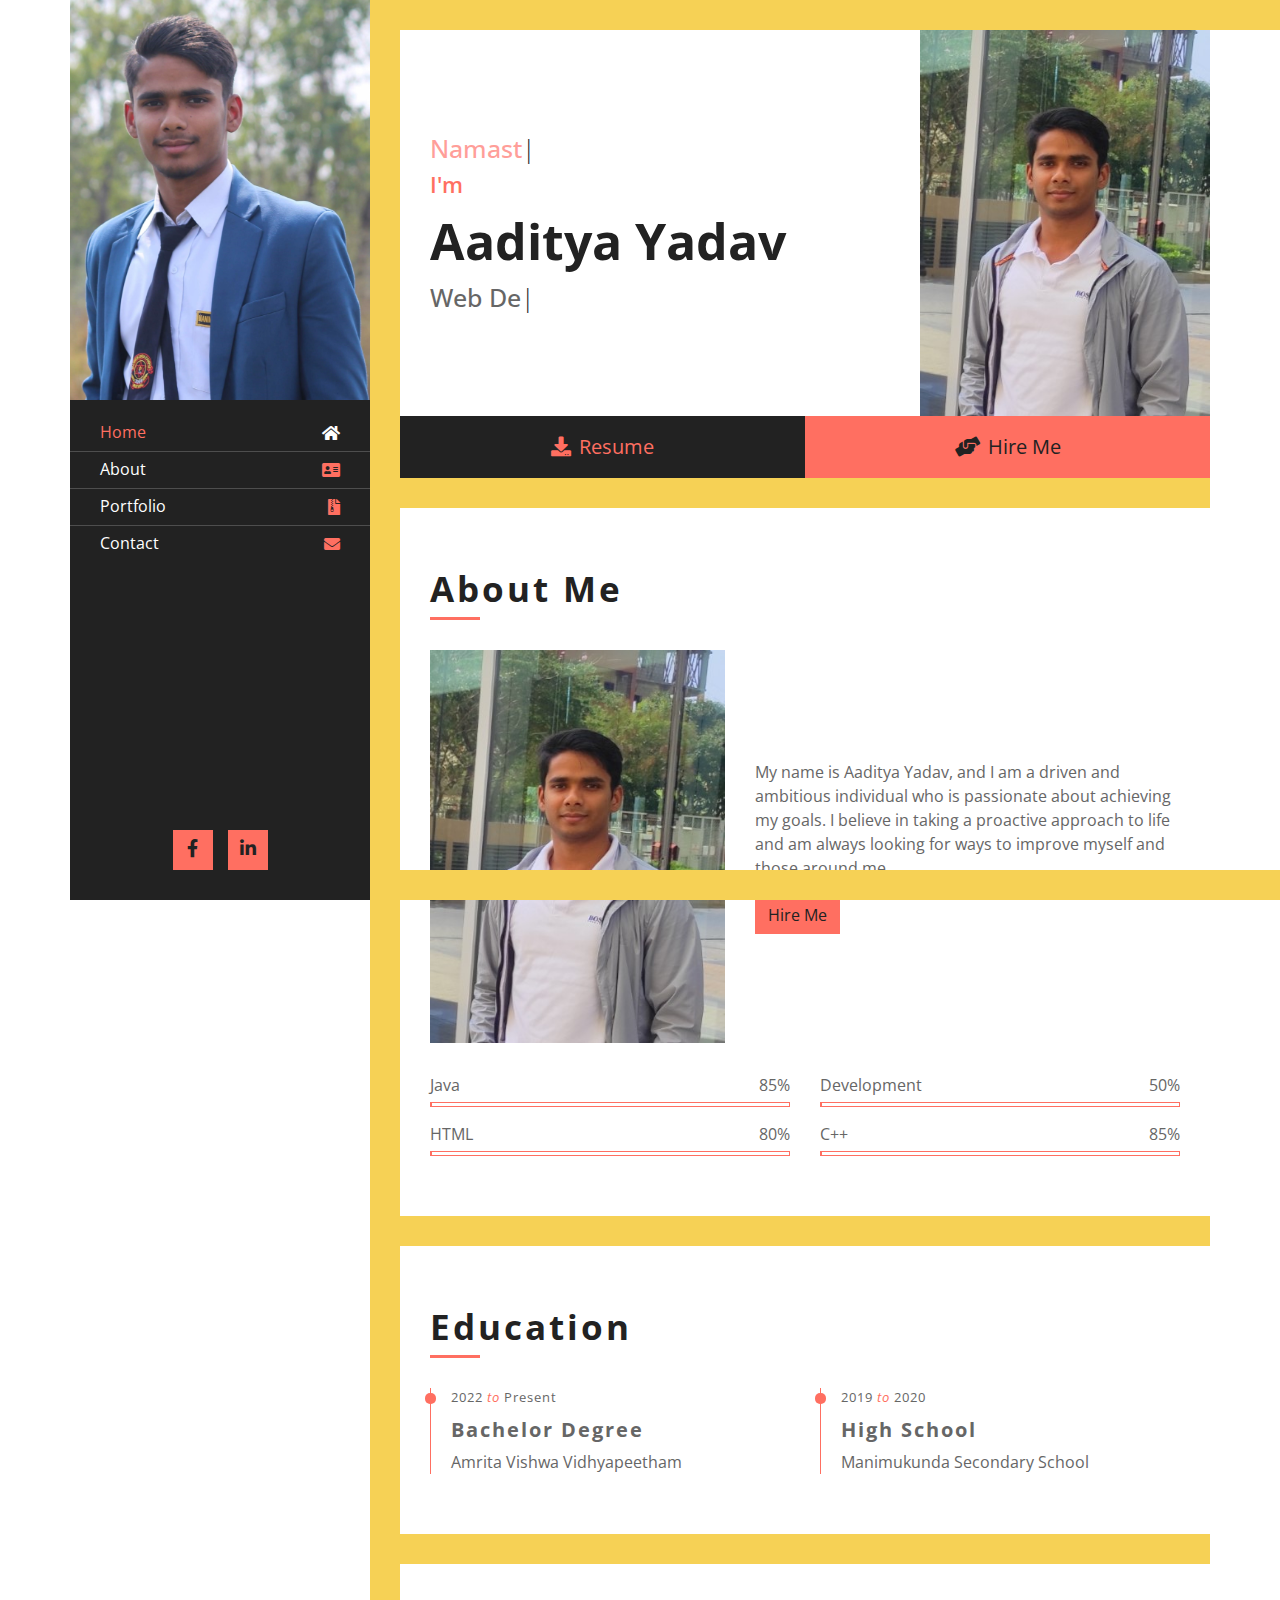
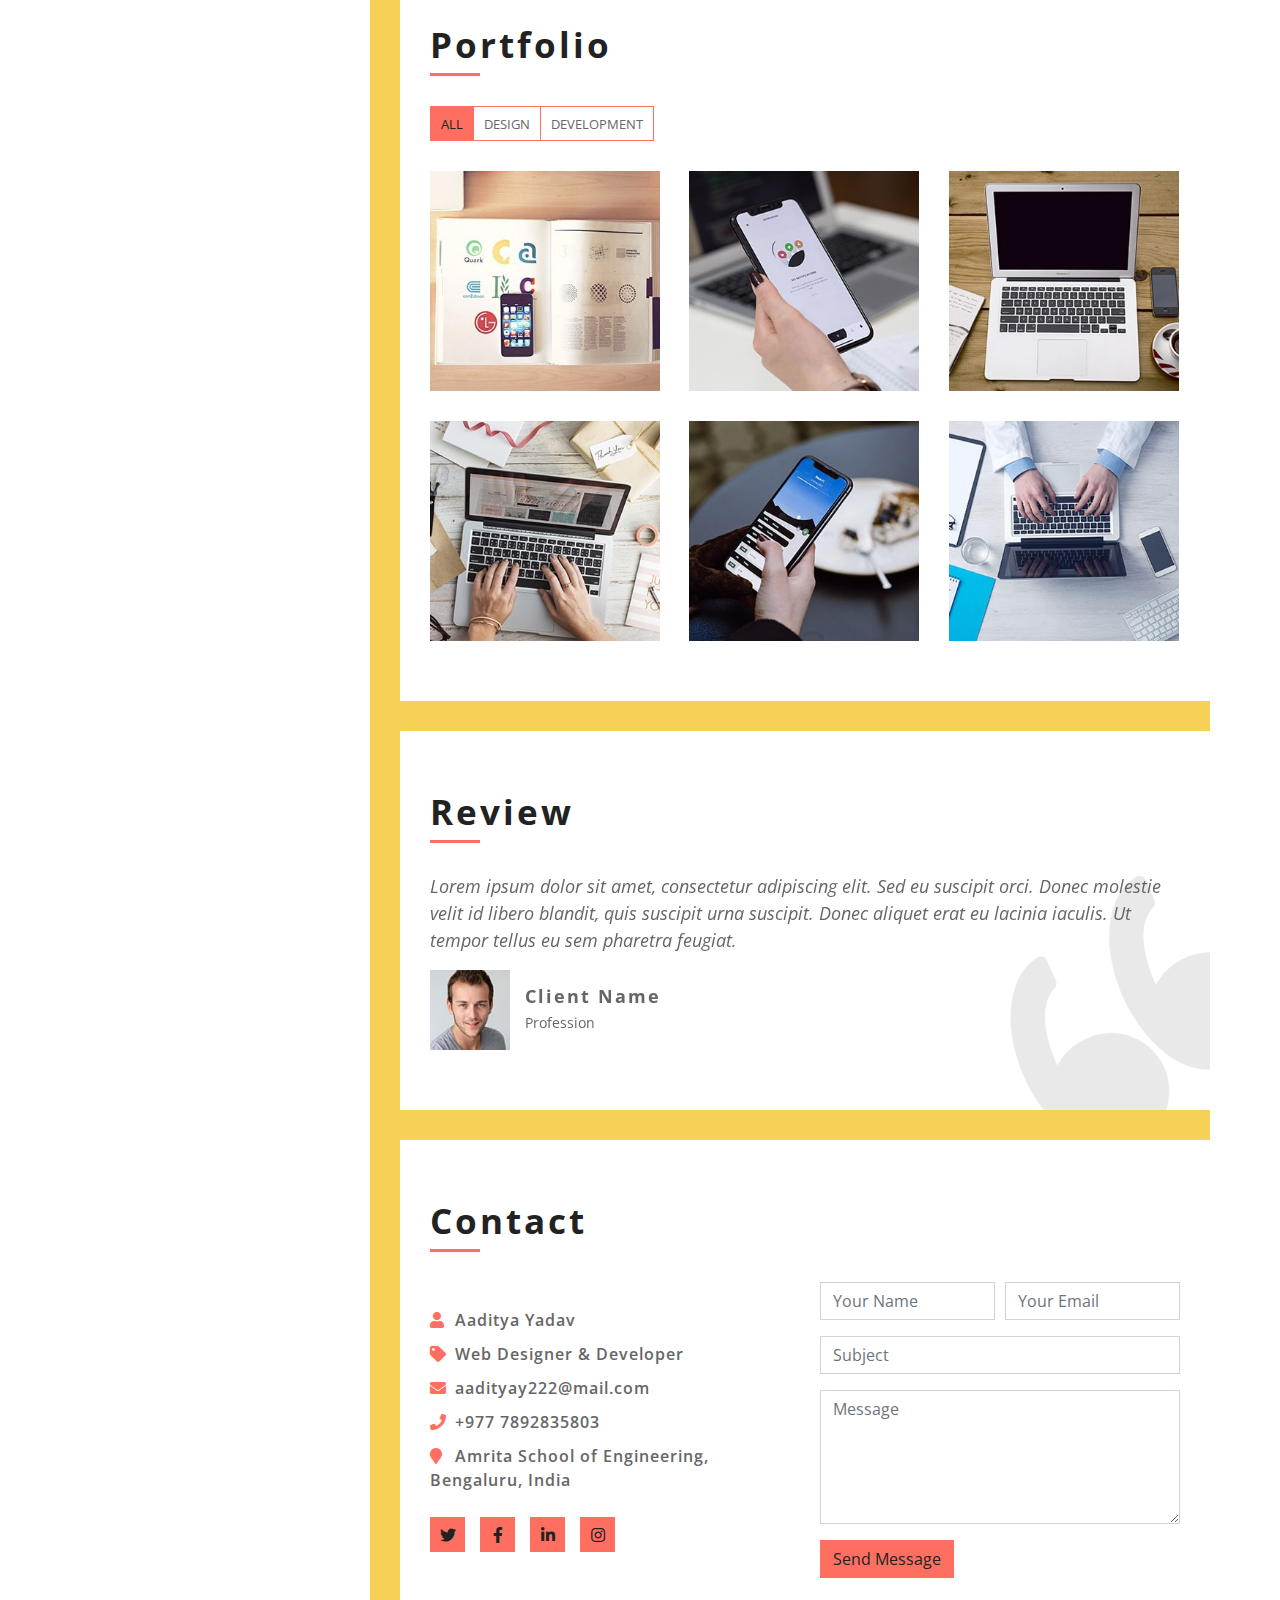
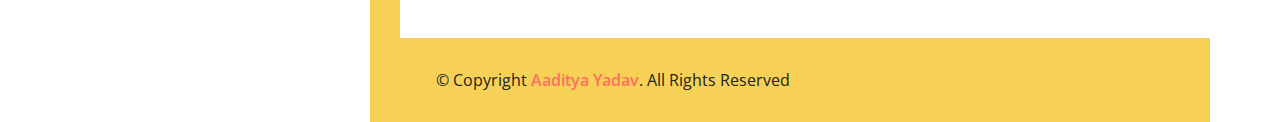
<file: index.html>
<!DOCTYPE html>
<html lang="en">
  <head>
    
    <title>Aaditya's</title>
    <link rel="icon" href="img/pro2.jpg" type="image/jpg">

    <!-- Favicon -->
    <link href="img/favicon.ico" rel="icon" />

    <!-- Google Fonts -->
    <link
      href="https://fonts.googleapis.com/css2?family=Open+Sans:300;400;600;700;800&display=swap"
      rel="stylesheet"
    />

    <!-- CSS Libraries -->
    <link
      href="https://stackpath.bootstrapcdn.com/bootstrap/4.4.1/css/bootstrap.min.css"
      rel="stylesheet"
    />
    <link
      href="https://cdnjs.cloudflare.com/ajax/libs/font-awesome/5.10.0/css/all.min.css"
      rel="stylesheet"
    />
    <link href="lib/slick/slick.css" rel="stylesheet" />
    <link href="lib/slick/slick-theme.css" rel="stylesheet" />
    <link href="lib/lightbox/css/lightbox.min.css" rel="stylesheet" />

    <!-- Template Stylesheet -->
    <link href="css/style.css" rel="stylesheet" />
  </head>

  <body data-spy="scroll" data-target=".navbar" data-offset="51">
    <div class="wrapper">
      <div class="sidebar">
        <div class="sidebar-header">
          <img src="img/pro2.jpg" alt="Image" />
        </div>
        <div class="sidebar-content">
          <nav class="navbar navbar-expand-md bg-dark navbar-dark">
            <a href="#" class="navbar-brand">Navigation</a>
            <button
              type="button"
              class="navbar-toggler"
              data-toggle="collapse"
              data-target="#navbarCollapse"
            >
              <span class="navbar-toggler-icon"></span>
            </button>
            <div class="collapse navbar-collapse" id="navbarCollapse">
              <ul class="nav navbar-nav">
                <li class="nav-item">
                  <a class="nav-link" href="#header"
                    >Home<i class="fa fa-home"></i
                  ></a>
                </li>
                <li class="nav-item">
                  <a class="nav-link" href="#about"
                    >About<i class="fa fa-address-card"></i
                  ></a>
                </li>
                <!-- <li class="nav-item">
                  <a class="nav-link" href="#experience"
                    >Experience<i class="fa fa-star"></i
                  ></a>
                </li> -->
                <!-- <li class="nav-item">
                  <a class="nav-link" href="#service"
                    >Service<i class="fa fa-tasks"></i
                  ></a>
                </li> -->
                <li class="nav-item">
                  <a class="nav-link" href="#portfolio"
                    >Portfolio<i class="fa fa-file-archive"></i
                  ></a>
                </li>
                <li class="nav-item">
                  <a class="nav-link" href="#contact"
                    >Contact<i class="fa fa-envelope"></i
                  ></a>
                </li>
              </ul>
            </div>
          </nav>
        </div>
        <div class="sidebar-footer">
          <!-- <a href=""><i class="fab fa-twitter"></i></a> -->
          <a href="https://www.facebook.com/profile.php?id=100011631497649"
            ><i class="fab fa-facebook-f"></i
          ></a>
          <a href="https://www.linkedin.com/in/aaditya-yadav-6a0876257/"
            ><i class="fab fa-linkedin-in"></i
          ></a>
        </div>
      </div>
      <div class="content">
        <!-- Header Start -->
        <div class="header" id="header">
          <div class="content-inner">
            <h3></h3>
            <div class="typed-text1">Namaste, Hello, Hola, Bonjour, </div>
            <p>I'm</p>
            <h1>Aaditya Yadav</h1>
            <h2></h2>
            <div class="typed-text">
              Web Developer, Front End Developer, Apps Developer, Java Full
              Stack Developer
            </div>
          </div>
        </div>
        <!-- Header End -->

        <!-- Large Button Start -->
        <div class="large-btn">
          <div class="content-inner">
            <a class="btn" href="resume Re\index.html"
              ><i class="fa fa-download"></i>Resume</a
            >
            <a class="btn" href="#"
              ><i class="fa fa-hands-helping"></i>Hire Me</a
            >
          </div>
        </div>
        <!-- Large Button End -->

        <!-- About Start -->
        <div class="about" id="about">
          <div class="content-inner">
            <div class="content-header">
              <h2>About Me</h2>
            </div>
            <div class="row align-items-center">
              <div class="col-md-6 col-lg-5">
                <img src="img/pro1.jpg" alt="Image" />
              </div>
              <div class="col-md-6 col-lg-7">
                <p>
                  My name is Aaditya Yadav, and I am a driven and ambitious
                  individual who is passionate about achieving my goals. I
                  believe in taking a proactive approach to life and am always
                  looking for ways to improve myself and those around me.
                </p>
                <a class="btn" href="\resume Re\index.html">Hire Me</a>
              </div>
            </div>
            <div class="row">
              <div class="col-md-6">
                <div class="skills">
                  <div class="skill-name">
                    <p>Java</p>
                    <p>85%</p>
                  </div>
                  <div class="progress">
                    <div
                      class="progress-bar"
                      role="progressbar"
                      aria-valuenow="85"
                      aria-valuemin="0"
                      aria-valuemax="100"
                    ></div>
                  </div>
                  <div class="skill-name">
                    <p>HTML</p>
                    <p>80%</p>
                  </div>
                  <div class="progress">
                    <div
                      class="progress-bar"
                      role="progressbar"
                      aria-valuenow="80"
                      aria-valuemin="0"
                      aria-valuemax="100"
                    ></div>
                  </div>
                </div>
              </div>
              <div class="col-md-6">
                <div class="skills">
                  <div class="skill-name">
                    <p>Development</p>
                    <p>50%</p>
                  </div>
                  <div class="progress">
                    <div
                      class="progress-bar"
                      role="progressbar"
                      aria-valuenow="50"
                      aria-valuemin="0"
                      aria-valuemax="100"
                    ></div>
                  </div>
                  <div class="skill-name">
                    <p>C++</p>
                    <p>85%</p>
                  </div>
                  <div class="progress">
                    <div
                      class="progress-bar"
                      role="progressbar"
                      aria-valuenow="85"
                      aria-valuemin="0"
                      aria-valuemax="100"
                    ></div>
                  </div>
                </div>
              </div>
            </div>
          </div>
        </div>
        <!-- About End -->

        <!-- Education Start -->
        <div class="education" id="education">
          <div class="content-inner">
            <div class="content-header">
              <h2>Education</h2>
            </div>
            <div class="row align-items-center">
              <div class="col-md-6">
                <div class="edu-col">
                  <span>2022 <i>to</i> Present</span>
                  <h3>Bachelor Degree</h3>
                  <p>Amrita Vishwa Vidhyapeetham</p>
                </div>
              </div>
              <!-- <div class="col-md-6">
                <div class="edu-col">
                  <span>01-Jan-2020 <i>to</i> 31-Dec-2050</span>
                  <h3>Bachelor Degree</h3>
                  <p>
                    Lorem ipsum dolor sit amet elit suscipit orci. Donec
                    molestie velit id libero.
                  </p>
                </div>
              </div> -->
              <div class="col-md-6">
                <div class="edu-col">
                  <span>2019 <i>to</i> 2020</span>
                  <h3>High School</h3>
                  <p>Manimukunda Secondary School</p>
                </div>
              </div>
              <!-- <div class="col-md-6">
                <div class="edu-col">
                  <span>2019 <i>to</i> 2020</span>
                  <h3>School</h3>
                  <p>Manimukunda Secondary School</p>
                </div>
              </div> -->
            </div>
          </div>
        </div>
        <!-- Education Start -->

        <!-- Experience Start -->
        <!-- <div class="experience" id="experience">
          <div class="content-inner">
            <div class="content-header">
              <h2>Experience</h2>
            </div>
            <div class="row align-items-center">
              <div class="col-md-6">
                <div class="exp-col">
                  <span>01-Jan-2020 <i>to</i> 31-Dec-2050</span>
                  <h3>Codex Solution</h3>
                  <h4>San Francisco, CA</h4>
                  <h5>Project Manager</h5>
                  <p>
                    Lorem ipsum dolor sit amet elit suscipit orci. Donec
                    molestie velit id libero.
                  </p>
                </div>
              </div>
              <div class="col-md-6">
                <div class="exp-col">
                  <span>01-Jan-2020 <i>to</i> 31-Dec-2050</span>
                  <h3>Soft Solution Ltd</h3>
                  <h4>San Francisco, CA</h4>
                  <h5>Web Developer</h5>
                  <p>
                    Lorem ipsum dolor sit amet elit suscipit orci. Donec
                    molestie velit id libero.
                  </p>
                </div>
              </div>
              <div class="col-md-6">
                <div class="exp-col">
                  <span>01-Jan-2020 <i>to</i> 31-Dec-2050</span>
                  <h3>ABC Soft Ltd</h3>
                  <h4>San Francisco, CA</h4>
                  <h5>Web Designer</h5>
                  <p>
                    Lorem ipsum dolor sit amet elit suscipit orci. Donec
                    molestie velit id libero.
                  </p>
                </div>
              </div>
              <div class="col-md-6">
                <div class="exp-col">
                  <span>01-Jan-2020 <i>to</i> 31-Dec-2050</span>
                  <h3>Soft Agency</h3>
                  <h4>San Francisco, CA</h4>
                  <h5>Graphic Designer</h5>
                  <p>
                    Lorem ipsum dolor sit amet elit suscipit orci. Donec
                    molestie velit id libero.
                  </p>
                </div>
              </div>
            </div>
          </div>
        </div> -->
        <!-- Experience Start -->

        <!-- Service Start -->
        <!-- <div class="service" id="service">
          <div class="content-inner">
            <div class="content-header">
              <h2>Service</h2>
            </div>
            <div class="row align-items-center">
              <div class="col-md-6">
                <div class="srv-col">
                  <i class="fa fa-desktop"></i>
                  <h3>Web Design</h3>
                  <p>
                    Lorem ipsum dolor sit amet elit suscipit orci. Donec
                    molestie velit id libero.
                  </p>
                </div>
              </div>
              <div class="col-md-6">
                <div class="srv-col">
                  <i class="fa fa-laptop"></i>
                  <h3>Web Development</h3>
                  <p>
                    Lorem ipsum dolor sit amet elit suscipit orci. Donec
                    molestie velit id libero.
                  </p>
                </div>
              </div>
              <div class="col-md-6">
                <div class="srv-col">
                  <i class="fa fa-search"></i>
                  <h3>SEO</h3>
                  <p>
                    Lorem ipsum dolor sit amet elit suscipit orci. Donec
                    molestie velit id libero.
                  </p>
                </div>
              </div>
              <div class="col-md-6">
                <div class="srv-col">
                  <i class="fa fa-envelope-open-text"></i>
                  <h3>Digital Marketing</h3>
                  <p>
                    Lorem ipsum dolor sit amet elit suscipit orci. Donec
                    molestie velit id libero.
                  </p>
                </div>
              </div>
            </div>
          </div>
        </div> -->
        <!-- Service Start -->

        <!-- Portfolio Start -->
        <div class="portfolio" id="portfolio">
          <div class="content-inner">
            <div class="content-header">
              <h2>Portfolio</h2>
            </div>
            <div class="row">
              <div class="col-lg-12">
                <ul id="portfolio-flters">
                  <li data-filter="*" class="filter-active">All</li>
                  <li data-filter=".web-des">Design</li>
                  <li data-filter=".web-dev">Development</li>
                  <!-- <li data-filter=".dig-mar">Marketing</li> -->
                </ul>
              </div>
            </div>
            <div class="row portfolio-container">
              <div class="col-lg-4 col-md-6 portfolio-item web-des">
                <div class="portfolio-wrap">
                  <figure>
                    <img src="img/portfolio-1.jpg" class="img-fluid" alt="" />
                    <a
                      href="img/portfolio-1.jpg"
                      data-lightbox="portfolio"
                      data-title="Project Name"
                      class="link-preview"
                      title="Preview"
                      ><i class="fa fa-eye"></i
                    ></a>
                    <a href="#" class="link-details" title="More Details"
                      ><i class="fa fa-link"></i
                    ></a>
                    <a class="portfolio-title" href="#"
                      >Project Name <span>Web Design</span></a
                    >
                  </figure>
                </div>
              </div>

              <div class="col-lg-4 col-md-6 portfolio-item web-des">
                <div class="portfolio-wrap">
                  <figure>
                    <img src="img/portfolio-2.jpg" class="img-fluid" alt="" />
                    <a
                      href="img/portfolio-2.jpg"
                      class="link-preview"
                      data-lightbox="portfolio"
                      data-title="Project Name"
                      title="Preview"
                      ><i class="fa fa-eye"></i
                    ></a>
                    <a href="#" class="link-details" title="More Details"
                      ><i class="fa fa-link"></i
                    ></a>
                    <a class="portfolio-title" href="#"
                      >Project Name <span>Web Design</span></a
                    >
                  </figure>
                </div>
              </div>

              <div class="col-lg-4 col-md-6 portfolio-item web-dev">
                <div class="portfolio-wrap">
                  <figure>
                    <img src="img/portfolio-3.jpg" class="img-fluid" alt="" />
                    <a
                      href="img/portfolio-3.jpg"
                      class="link-preview"
                      data-lightbox="portfolio"
                      data-title="Project Name"
                      title="Preview"
                      ><i class="fa fa-eye"></i
                    ></a>
                    <a href="#" class="link-details" title="More Details"
                      ><i class="fa fa-link"></i
                    ></a>
                    <a class="portfolio-title" href="#"
                      >Project Name <span>Web Development</span></a
                    >
                  </figure>
                </div>
              </div>

              <div class="col-lg-4 col-md-6 portfolio-item web-dev">
                <div class="portfolio-wrap">
                  <figure>
                    <img src="img/portfolio-4.jpg" class="img-fluid" alt="" />
                    <a
                      href="img/portfolio-4.jpg"
                      class="link-preview"
                      data-lightbox="portfolio"
                      data-title="Project Name"
                      title="Preview"
                      ><i class="fa fa-eye"></i
                    ></a>
                    <a href="#" class="link-details" title="More Details"
                      ><i class="fa fa-link"></i
                    ></a>
                    <a class="portfolio-title" href="#"
                      >Project Name <span>Web Development</span></a
                    >
                  </figure>
                </div>
              </div>

              <div class="col-lg-4 col-md-6 portfolio-item dig-mar">
                <div class="portfolio-wrap">
                  <figure>
                    <img src="img/portfolio-5.jpg" class="img-fluid" alt="" />
                    <a
                      href="img/portfolio-5.jpg"
                      class="link-preview"
                      data-lightbox="portfolio"
                      data-title="Project Name"
                      title="Preview"
                      ><i class="fa fa-eye"></i
                    ></a>
                    <a href="#" class="link-details" title="More Details"
                      ><i class="fa fa-link"></i
                    ></a>
                    <a class="portfolio-title" href="#"
                      >Project Name <span>Digital Marketing</span></a
                    >
                  </figure>
                </div>
              </div>

              <div class="col-lg-4 col-md-6 portfolio-item dig-mar">
                <div class="portfolio-wrap">
                  <figure>
                    <img src="img/portfolio-6.jpg" class="img-fluid" alt="" />
                    <a
                      href="img/portfolio-6.jpg"
                      class="link-preview"
                      data-lightbox="portfolio"
                      data-title="Project Name"
                      title="Preview"
                      ><i class="fa fa-eye"></i
                    ></a>
                    <a href="#" class="link-details" title="More Details"
                      ><i class="fa fa-link"></i
                    ></a>
                    <a class="portfolio-title" href="#"
                      >Project Name <span>Digital Marketing</span></a
                    >
                  </figure>
                </div>
              </div>
            </div>
          </div>
        </div>
        <!-- Portfolio Start -->

        <!-- Review Start -->
        <div class="review" id="review">
          <div class="content-inner">
            <div class="content-header">
              <h2>Review</h2>
            </div>
            <div class="row align-items-center review-slider">
              <div class="col-md-12">
                <div class="review-slider-item">
                  <div class="review-text">
                    <p>
                      Lorem ipsum dolor sit amet, consectetur adipiscing elit.
                      Sed eu suscipit orci. Donec molestie velit id libero
                      blandit, quis suscipit urna suscipit. Donec aliquet erat
                      eu lacinia iaculis. Ut tempor tellus eu sem pharetra
                      feugiat.
                    </p>
                  </div>
                  <div class="review-img">
                    <img src="img/review-1.jpg" alt="Image" />
                    <div class="review-name">
                      <h3>Client Name</h3>
                      <p>Profession</p>
                    </div>
                  </div>
                </div>
              </div>
              <div class="col-md-12">
                <div class="review-slider-item">
                  <div class="review-text">
                    <p>
                      Lorem ipsum dolor sit amet, consectetur adipiscing elit.
                      Sed eu suscipit orci. Donec molestie velit id libero
                      blandit, quis suscipit urna suscipit. Donec aliquet erat
                      eu lacinia iaculis. Ut tempor tellus eu sem pharetra
                      feugiat.
                    </p>
                  </div>
                  <div class="review-img">
                    <img src="img/review-2.jpg" alt="Image" />
                    <div class="review-name">
                      <h3>Client Name</h3>
                      <p>Profession</p>
                    </div>
                  </div>
                </div>
              </div>
              <div class="col-md-12">
                <div class="review-slider-item">
                  <div class="review-text">
                    <p>
                      Lorem ipsum dolor sit amet, consectetur adipiscing elit.
                      Sed eu suscipit orci. Donec molestie velit id libero
                      blandit, quis suscipit urna suscipit. Donec aliquet erat
                      eu lacinia iaculis. Ut tempor tellus eu sem pharetra
                      feugiat.
                    </p>
                  </div>
                  <div class="review-img">
                    <img src="img/review-3.jpg" alt="Image" />
                    <div class="review-name">
                      <h3>Client Name</h3>
                      <p>Profession</p>
                    </div>
                  </div>
                </div>
              </div>
            </div>
          </div>
        </div>
        <!-- Review End -->

        <!-- Contact Start -->
        <div class="contact" id="contact">
          <div class="content-inner">
            <div class="content-header">
              <h2>Contact</h2>
            </div>
            <div class="row align-items-center">
              <div class="col-md-6">
                <div class="contact-info">
                  <p><i class="fa fa-user"></i>Aaditya Yadav</p>
                  <p><i class="fa fa-tag"></i>Web Designer & Developer</p>
                  <p>
                    <i class="fa fa-envelope"></i
                    ><a href="mailto:aadityay222@mail.com"
                      >aadityay222@mail.com</a
                    >
                  </p>
                  <p>
                    <i class="fa fa-phone"></i
                    ><a href="tel:+1234567890">+977 7892835803</a>
                  </p>
                  <p>
                    <i class="fa fa-map-marker"></i>Amrita School of
                    Engineering, Bengaluru, India
                  </p>
                  <div class="social">
                    <a class="btn" href=""><i class="fab fa-twitter"></i></a>
                    <a
                      class="btn"
                      href="https://www.facebook.com/profile.php?id=100011631497649"
                      ><i class="fab fa-facebook-f"></i
                    ></a>
                    <a
                      class="btn"
                      href="https://www.linkedin.com/in/aaditya-yadav-6a0876257/"
                      ><i class="fab fa-linkedin-in"></i
                    ></a>
                    <a class="btn" href="https://www.instagram.com/aa_di_ty_a_/"
                      ><i class="fab fa-instagram"></i
                    ></a>
                    <!-- <a class="btn" href=""><i class="fab fa-youtube"></i></a> -->
                  </div>
                </div>
              </div>
              <div class="col-md-6">
                <div class="form">
                  <form>
                    <div class="form-row">
                      <div class="form-group col-md-6">
                        <input
                          type="text"
                          class="form-control"
                          placeholder="Your Name"
                        />
                      </div>
                      <div class="form-group col-md-6">
                        <input
                          type="email"
                          class="form-control"
                          placeholder="Your Email"
                        />
                      </div>
                    </div>
                    <div class="form-group">
                      <input
                        type="text"
                        class="form-control"
                        placeholder="Subject"
                      />
                    </div>
                    <div class="form-group">
                      <textarea
                        class="form-control"
                        rows="5"
                        placeholder="Message"
                      ></textarea>
                    </div>
                    <div>
                      <button class="btn" type="submit">Send Message</button>
                    </div>
                  </form>
                </div>
              </div>
            </div>
          </div>
        </div>
        <!-- Contact End -->

        <!-- Footer Start -->
        <div class="footer">
          <div class="content-inner">
            <div class="row align-items-center">
              <div class="col-md-6">
                <p>
                  &copy; Copyright
                  <a href="#">Aaditya Yadav</a>. All Rights Reserved
                </p>
              </div>
              <!-- <div class="col-md-6">
                <p>Powered by <a href="https://htmlcodex.com">HTML Codex</a></p>
              </div> -->
            </div>
          </div>
        </div>
        <!-- Footer Start -->
      </div>
    </div>

    <!-- Back to Top -->
    <a href="#" class="back-to-top"><i class="fa fa-angle-double-up"></i></a>

    <!-- JavaScript Libraries -->
    <script src="https://code.jquery.com/jquery-3.4.1.min.js"></script>
    <script src="https://stackpath.bootstrapcdn.com/bootstrap/4.4.1/js/bootstrap.bundle.min.js"></script>
    <script src="lib/easing/easing.min.js"></script>
    <script src="lib/slick/slick.min.js"></script>
    <script src="lib/typed/typed.min.js"></script>
    <script src="lib/waypoints/waypoints.min.js"></script>
    <script src="lib/isotope/isotope.pkgd.min.js"></script>
    <script src="lib/lightbox/js/lightbox.min.js"></script>

    <!-- Template Javascript -->
    <script src="js/main.js"></script>
    <script src="js/main2.js"></script>
  </body>
</html>
</file>
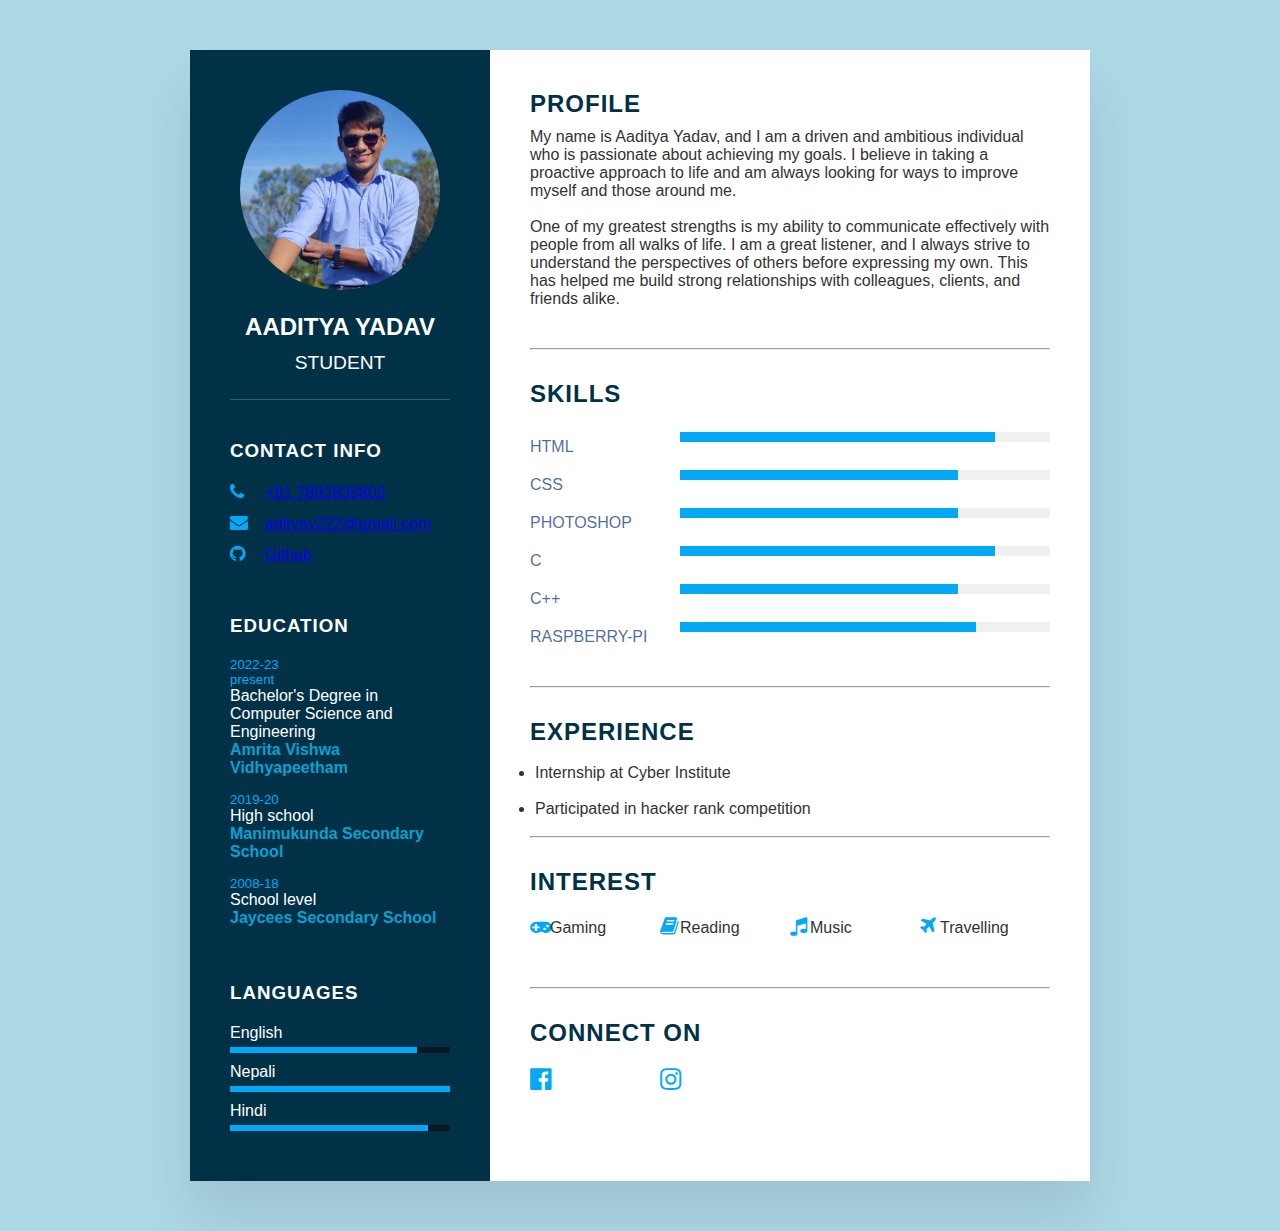
<file: resume Re/index.html>
<!DOCTYPE html>
<html lang="en">

<head>
    <meta charset="UTF-8">
    <meta http-equiv="X-UA-Compatible" content="IE=edge">
    <meta name="viewport" content="width=device-width, initial-scale=1.0">
    <title>Resume</title>
    <link rel="stylesheet" href="https://cdnjs.cloudflare.com/ajax/libs/font-awesome/4.7.0/css/font-awesome.css"
        integrity="sha512-5A8nwdMOWrSz20fDsjczgUidUBR8liPYU+WymTZP1lmY9G6Oc7HlZv156XqnsgNUzTyMefFTcsFH/tnJE/+xBg=="
        crossorigin="anonymous" referrerpolicy="no-referrer" />
    <link rel="stylesheet" href="style.css">
</head>

<body>
    <div class="container">
        <div class="left_side">
            <div class="profiletext">
                <div class="imgbx">
                    <img src="aadi" alt="profile">
                </div>
                <h2>Aaditya yadav <br> <span> Student</span> </h2>
            </div>
            <div class="contactinfo">
                <h3 class="title"> contact Info</h3>
                <ul>
                    <li>
                        <span class="icon"><i class="fa fa-phone" aria-hidden="true"></i></span>
                        <span class="text"><a href="https://wa.me/+917892835803" target="_blank"> +91
                                7892835803</a></span>
                    </li>
                    <li>
                        <span class="icon"><i class="fa fa-envelope" aria-hidden="true"></i></span>
                        <span class="text"> <a
                                href="https://mail.google.com/mail/u/0/#inbox?compose=DmwnWrRnZNDhvMpfQtvrnHZcDDHCNVmbQscnpRCqsHNXklkxfBLnMvHVRfxqVztpbqGGGGQFCgnv"
                                target="_blank">adityay222@gmail.com </a></span>
                        </span>
                    </li>
                    <li>
                        <span class="icon"><i class="fa fa-github" aria-hidden="true" ></i></span>
                        <span class="text"> <a href="https://github.com/aaditya-29" target="_blank"> Github</a> </span>
                        </span>
                    </li>
                </ul>
            </div>
            <div class="contactinfo education">
                <h3 class="title"> Education</h3>
                <ul>
                    <li>
                        <h5> 2022-23 <br> present</h5>
                        <h4>Bachelor's Degree in Computer Science and Engineering</h4>
                        <h4>Amrita Vishwa Vidhyapeetham</h4>
                    </li>
                    <li>
                        <h5> 2019-20</h5>
                        <h4>High school</h4>
                        <h4>Manimukunda Secondary School</h4>
                    </li>
                    <li>
                        <h5> 2008-18</h5>
                        <h4>School level</h4>
                        <h4>Jaycees Secondary School</h4>
                    </li>
                </ul>
            </div>
            <div class="contactinfo language">
                <h3 class="title"> Languages</h3>
                <ul>
                    <li>
                        <span class="text"> English</span>
                        <span class="percent">
                            <div style="width:85%;"></div>
                        </span>
                    </li>
                    <li>
                        <span class="text"> Nepali</span>
                        <span class="percent">
                            <div style="width:100%;"></div>
                        </span>
                    </li>
                    <li>
                        <span class="text"> Hindi</span>
                        <span class="percent">
                            <div style="width:90%;"></div>
                        </span>
                    </li>
                </ul>
            </div>
        </div>

        <!--                                     Right side of the container                     -->

        <div class="right_side">
            <div class="about">
                <h2 class="title2"> Profile</h2>
                <p>My name is Aaditya Yadav, and I am a driven and ambitious individual who is passionate about
                    achieving my goals. I believe in taking a proactive approach to life and am always looking for ways
                    to improve myself and those around me.
                    <br><br>
                    One of my greatest strengths is my ability to communicate effectively with people from all walks of
                    life. I am a great listener, and I always strive to understand the perspectives of others before
                    expressing my own. This has helped me build strong relationships with colleagues, clients, and
                    friends alike.
                </p>
            </div>
            <hr>
            <div class="about skills">
                <h2 class="title2"> SKills</h2>
                <div class="box">
                    <h4>Html</h4>
                    <div class="percent">
                        <div style="width:85%;"></div>
                    </div>
                </div>
                <div class="box">
                    <h4>CSS</h4>
                    <div class="percent">
                        <div style="width:75%;"></div>
                    </div>
                </div>
                <div class="box">
                    <h4>Photoshop</h4>
                    <div class="percent">
                        <div style="width:75%;"></div>
                    </div>
                </div>
                <div class="box">
                    <h4>C</h4>
                    <div class="percent">
                        <div style="width:85%;"></div>
                    </div>
                </div>
                <div class="box">
                    <h4>C++</h4>
                    <div class="percent">
                        <div style="width:75%;"></div>
                    </div>
                </div>
                <div class="box">
                    <h4>Raspberry-pi</h4>
                    <div class="percent">
                        <div style="width:80%;"></div>
                    </div>
                </div>
            </div>
            <hr>
            <div class="experience">
                <h2 class="title2"> Experience</h2>
                <ul>
                    <li>Internship at Cyber Institute </li>
                    <li>Participated in hacker rank competition</li>
                </ul>
            </div>
            <hr>
            <div class="about interset">
                <h2 class="title2"> Interest</h2>
                <ul>
                    <li><i class="fa fa-gamepad" aria-hidden="true"></i>Gaming</li>
                    <li><i class="fa fa-book" aria-hidden="true"></i>Reading</li>
                    <li><i class="fa fa-music" aria-hidden="true"></i>Music</li>
                    <li><i class="fa fa-plane" aria-hidden="true"></i></i>Travelling</li>
                </ul>
            </div>
            <hr>
            <div class="about_connect">
                <h2 class="title2"> Connect On</h2>
                <ul>
                    <li>
                        <a href="https://www.facebook.com/profile.php?id=100011631497649" target="_blank"><i
                                class="fa fa-facebook-official" aria-hidden="true"> </i></a>
                    </li>
                    <li>
                        <a href="https://www.instagram.com/aa_di_ty_a_" target="_blank">
                            <i class="fa fa-instagram" aria-hidden="true"> </i> </a>
                    </li>
                    <!-- <li>
                        <a href="https://twitter.com/aa_di_ty_a_" target="_blank">
                            <i class="fa fa-twitter" aria-hidden="true"> </i> </a>
                    </li> -->
                    <!-- <li>
                        <a href="https://linkedin.com/in/aaditya-yadav-6a0876257" target="_blank">
                            <i class="fa fa-linkedin" aria-hidden="true"></i> </a>
                    </li> -->
            </div>
</body>

</html>
</file>
<file: css/style.css>
/**********************************/
/********** General CSS ***********/
/**********************************/
body {
    color: #666666;
    font-family: 'Open Sans', sans-serif;
    
}

a {
    color: #222222;
    transition: all .3s;
}

a:hover,
a:active,
a:focus {
    color: #FF6F61;
    outline: none;
    text-decoration: none;
}

.btn:focus {
    box-shadow: none;
}


/**********************************/
/****** Layout with Sidebar *******/
/**********************************/
.wrapper {
    position: relative;
    margin: 0 auto;
    width: 100%;
    max-width: 1140px;
}

.wrapper .sidebar {
    position: relative;
    width: 100%;
    float: left;
    background: #222222;
}

.wrapper .content {
    position: relative;
    width: 100%;
    padding: 15px;
    float: left;
    background: #F6D155;
}

.wrapper .sidebar-header,
.wrapper .sidebar-footer {
    display: none;
}

.navbar {
    padding: 15px;
    background: #222222 !important;
}

.navbar-expand-md .navbar-nav .nav-item {
    width: 100%;
    border-top: 1px solid rgba(255, 255, 255, .2);
}

.navbar-expand-md .navbar-nav .nav-item:first-child{
    border-top: none;
}

.navbar-expand-md .navbar-nav .nav-link {
    color: #ffffff;
    padding: 5px 15px 7px 15px;
    transition: all .3s;
}

.navbar-expand-md .navbar-nav .nav-link i {
    color: #FF6F61;
    float: right;
    padding-top: 5px;
    transition: all .3s;
}

.navbar-expand-md .navbar-nav .nav-link:hover,
.navbar-expand-md .navbar-nav .nav-link.active {
    color: #FF6F61;
}

.navbar-expand-md .navbar-nav .nav-link:hover i,
.navbar-expand-md .navbar-nav .nav-link.active i{
    color: #ffffff;
}


.wrapper .sidebar,
.wrapper .content {
    -webkit-transition: margin 200ms ease-out;
    -moz-transition: margin 200ms ease-out;
    -o-transition: margin 200ms ease-out;
    transition: margin 200ms ease-out;
}

@media (min-width: 768px) {
    .wrapper .content {
        padding: 30px 0px 30px 30px;
    }
    
    .wrapper .content::before,
    .wrapper .content::after {
        position: fixed;
        content: "";
        width: 100%;
        height: 30px;
        background: #F6D155;
        z-index: 1;
    }
    
    .wrapper .content::before {
        top: 0;
    }
    
    .wrapper .content::after {
        bottom: 0;
    }
    
    .wrapper .sidebar {
        position: fixed;
        width: 300px;
        height: 100%;
        margin-left: -250px;
        float: left;
        overflow: auto;
        scrollbar-width: thin;
        scrollbar-color: gray;
        z-index: 2;
    }

    .wrapper .sidebar:hover {
        margin-left: 0px;
    }
    
    .wrapper .content {
        position: relative;
        width: calc(100% - 50px);
        margin-left: 50px;
        float: right;
    }
    
    .wrapper .sidebar:hover  .sidebar-header {
        position: relative;
        display: block;
        width: 100%;
    }

    .wrapper .sidebar .sidebar-header img {
        width: 100%;
        height: auto;
    }
    
    .navbar-brand {
        display: none;
    }
    
    .navbar {
        padding: 15px 0;
        flex-direction: column;
    }
    
    .wrapper .sidebar:hover .navbar-expand-md .navbar-nav .nav-link {
        padding: 5px 30px 7px 30px;
    }
    
    .wrapper .sidebar::-webkit-scrollbar {
        width: 7px;
    }

    .wrapper .sidebar::-webkit-scrollbar-track {
        -webkit-box-shadow: inset 0 0 6px rgba(0,0,0,0.1);
    }

    .wrapper .sidebar::-webkit-scrollbar-thumb {
        background-color: darkgrey;
        outline: 1px solid slategrey;
        border-radius: 7px
    }
    
    .navbar-brand {
        display: none;
    }
    
    .sidebar .sidebar-footer {
        width: 300px;
        position: fixed;
        bottom: 0;
        padding: 15px;
        font-size: 0;
        text-align: center;
        background: #222222;
    }
    
    .sidebar .sidebar-footer a {
        display: inline-block;
        width: 40px;
        height: 40px;
        padding: 5px 0;
        margin: 0 15px 15px 0;
        text-align: center;
        font-size: 18px;
        color: #222222;
        background: #FF6F61;
    }
    
    .sidebar .sidebar-footer a:last-child {
        margin-right: 0;
    }
    
    .sidebar .sidebar-footer a:hover {
        color: #FF6F61;
        background: #ffffff;
    }
    
    .sidebar:hover .sidebar-footer {
        display: block;
    }
}

@media (min-width: 992px) {
    .wrapper .sidebar {
        margin: 0;
    }

    .wrapper .content {
        width: calc(100% - 300px);
        margin-left: 300px;
    }

    .sidebar .sidebar-header {
        position: relative;
        display: block;
        width: 100%;
    }
    
    .navbar-expand-md .navbar-nav .nav-link {
        padding: 5px 30px 7px 30px;
    }
    
    .sidebar .sidebar-footer {
        display: block;
    }
}

@media (max-width: 1140px) {
    .wrapper .content {
        padding: 30px;
    }
}

@media (max-width: 576px) {
    .wrapper .content {
        padding: 15px;
    }
}


/**********************************/
/******** Back to Top CSS *********/
/**********************************/
.back-to-top {
    position: fixed;
    display: none;
    width: 30px;
    height: 30px;
    text-align: center;
    line-height: 1;
    font-size: 30px;
    right: 30px;
    bottom: 30px;
    transition: background 0.5s;
    z-index: 11;
}

.back-to-top i {
    color: #222222;
}

.back-to-top i:hover {
    color: #FF6F61;
}

.back-to-top {
    -webkit-animation: action 1s infinite  alternate;
    animation: action 1s infinite  alternate;
}

@-webkit-keyframes action {
    0% { transform: translateY(0); }
    100% { transform: translateY(-15px); }
}

@keyframes action {
    0% { transform: translateY(0); }
    100% { transform: translateY(-15px); }
}


/**********************************/
/*********** Header CSS ***********/
/**********************************/
.header {
    position: relative;
    background: #ffffff;
}

.header .content-inner {
    padding: 100px 30px;
    background: url(../img/pro1.jpg) right bottom no-repeat;
    background-size: contain;
}

.header p {
    color: #FF6F61;
    font-size: 22px;
    font-weight: 600;
    margin-bottom: 10px;
}

.header h1 {
    color: #222222;
    font-size: 50px;
    font-weight: 700;
}


.header h3 {
    display: inline-block;
    color: #FF9E99;
    margin: 0;
    height: 25px;
    font-size: 25px;
}

.header .typed-text1 {
    display: none;
}

.header .typed-cursor {
    font-size: 25px;
    font-weight: 300;
    color: #222222;
}

.header h2 {
    display: inline-block;
    margin: 0;
    height: 25px;
    font-size: 25px;
}

.header .typed-text {
    display: none;
}

.header .typed-cursor {
    font-size: 25px;
    font-weight: 300;
    color: #222222;
}

.large-btn .content-inner {
    font-size: 0;
    border-bottom: 30px solid #F6D155;
}

.large-btn .btn {
    position: relative;
    width: 50%;
    padding: 15px 0;
    color: #FF6F61;
    font-size: 20px;
    background: #222222;
    border-radius: 0;
}

.large-btn .btn:last-child {
    color: #222222;
    background: #FF6F61;
}

.large-btn .btn i {
    margin-right: 8px;
}

.large-btn .btn::after {
    position: absolute;
    content: "";
    width: 0;
    height: 100%;
    top: 0;
    left: 0;
    transition: all .3s;
}

.large-btn .btn:hover::after {
    width: 100%;
    background: rgba(255, 255, 255, .1);
}


/**********************************/
/******* Content Header CSS *******/
/**********************************/
.content-header {
    position: relative;
    width: 100%;
    margin-bottom: 30px;
    padding-bottom: 10px;
}

.content-header h2 {
    color: #222222;
    font-size: 35px;
    font-weight: 700;
    letter-spacing: 3px;
    margin: 0;
}

.content-header::after {
    content: '';
    position: absolute;
    display: block;
    width: 50px;
    height: 3px;
    bottom: 0;
    left: 0;
    background: #FF6F61;
}


/**********************************/
/*********** About CSS ************/
/**********************************/
.about {
    position: relative;
    padding: 60px 30px;
    background: #ffffff;
    border-bottom: 30px solid #F6D155;
}


.about img {
    width: 100%;
    height: auto;
}

@media(max-width: 767.98px) {
    .about img {
        margin-bottom: 15px;
    }
}

.about .btn {
    border-radius: 0;
    color: #222222;
    background: #FF6F61;
    transition: all .3s;
}

.about .btn:hover {
    color: #FF6F61;
    background: #222222;
}

.about .skills {
    padding-top: 15px;
}

.about .skill-name {
    margin-top: 15px;
}

.about .skill-name p {
    display: inline-block;
    margin-bottom: 5px;
    font-size: 16px;
    font-weight: 400;
}

.about .skill-name p:last-child {
    float: right;
}

.about .progress {
    height: 5px;
    border: 1px solid #FF6F61;
    border-radius: 0;
    background: #ffffff;
}

.about .progress .progress-bar {
    width: 1px;
    background: #FF6F61;
    border-radius: 0;
    transition: 1s;
}


/**********************************/
/********* Education CSS **********/
/**********************************/
.education {
    position: relative;
    padding: 60px 30px;
    background: #ffffff;
    border-bottom: 30px solid #F6D155;
}

.education .edu-col {
    position: relative;
    width: 100%;
    padding: 20px 0 20px 20px;
    border-left: 1px solid #FF6F61;
    border-bottom: 1px solid #FF6F61;
}

.education .col-md-6:first-child .edu-col {
    padding-top: 0;
}

.education .col-md-6:last-child .edu-col {
    border-bottom: none;
    padding-bottom: 0;
}

@media (min-width: 768px) {
    .education .col-md-6:nth-child(-n+2) .edu-col {
        padding-top: 0;
    }

    .education .col-md-6:last-child .edu-col,
    .education .col-md-6:nth-last-child(2) .edu-col {
        border-bottom: none;
        padding-bottom: 0;
    }
}

.education .edu-col span {
    position: relative;
    display: block;
    font-size: 13px;
    letter-spacing: 1px;
    margin-bottom: 10px;
}

.education .edu-col span::before {
    position: absolute;
    content: "";
    width: 11px;
    height: 11px;
    background: #FF6F61;
    top: 5px;
    left: -26px;
    border-radius: 5px;
}

.education .edu-col span i {
    color: #FF6F61;
}

.education .edu-col h3 {
    font-size: 20px;
    font-weight: 700;
    letter-spacing: 2px;
}

.education .edu-col p {
    margin: 0;
}


/**********************************/
/********* Experience CSS *********/
/**********************************/
.experience {
    position: relative;
    padding: 60px 30px;
    background: #ffffff;
    border-bottom: 30px solid #F6D155;
}

.experience .exp-col {
    position: relative;
    width: 100%;
    padding: 20px 0 20px 20px;
    border-left: 1px solid #FF6F61;
    border-bottom: 1px solid #FF6F61;
}

.experience .col-md-6:first-child .exp-col {
    padding-top: 0;
}

.experience .col-md-6:last-child .exp-col {
    border-bottom: none;
    padding-bottom: 0;
}

@media (min-width: 768px) {
    .experience .col-md-6:nth-child(-n+2) .exp-col {
        padding-top: 0;
    }

    .experience .col-md-6:last-child .exp-col,
    .experience .col-md-6:nth-last-child(2) .exp-col {
        border-bottom: none;
        padding-bottom: 0;
    }
}

.experience .exp-col span {
    position: relative;
    display: block;
    font-size: 13px;
    letter-spacing: 1px;
    margin-bottom: 10px;
}

.experience .exp-col span::before {
    position: absolute;
    content: "";
    width: 11px;
    height: 11px;
    background: #FF6F61;
    top: 5px;
    left: -26px;
    border-radius: 5px;
}

.experience .exp-col span i {
    color: #FF6F61;
}

.experience .exp-col h3 {
    font-size: 20px;
    font-weight: 700;
    letter-spacing: 2px;
    margin-bottom: 5px;
}

.experience .exp-col h4 {
    font-size: 14px;
    font-weight: 400;
    font-style: italic;
    margin-bottom: 5px;
}

.experience .exp-col h5 {
    font-size: 16px;
    font-weight: 600;
    margin-bottom: 10px;
}

.experience .exp-col p {
    margin: 0;
}


/**********************************/
/*********** Service CSS **********/
/**********************************/
.service {
    position: relative;
    padding: 60px 30px 30px 30px;
    background: #ffffff;
    border-bottom: 30px solid #F6D155;
}

.service .srv-col {
    position: relative;
    width: 100%;
    margin-bottom: 30px;
}

.service .srv-col i {
    font-size: 30px;
    color: #FF6F61;
    margin-bottom: 15px;
}

.service .srv-col h3 {
    font-size: 20px;
    font-weight: 700;
    letter-spacing: 2px;
    margin-bottom: 5px;
}

.experience .exp-col h4 {
    font-size: 14px;
    font-weight: 400;
    font-style: italic;
    margin-bottom: 5px;
}

.experience .exp-col h5 {
    font-size: 16px;
    font-weight: 600;
    margin-bottom: 10px;
}

.experience .exp-col p {
    margin: 0;
}


/**********************************/
/********** Portfolio CSS *********/
/**********************************/
.portfolio {
    position: relative;
    padding: 60px 30px 30px 30px;
    background: #ffffff;
    border-bottom: 30px solid #F6D155;
}

.portfolio #portfolio-flters {
    padding: 0;
    margin: -15px 0 30px 0;
    list-style: none;
    font-size: 0;
}

.portfolio #portfolio-flters li {
    cursor: pointer;
    margin: 15px -1px 0 0;
    display: inline-block;
    height: 35px;
    padding: 10px;
    color: #666666;
    font-size: 13px;
    line-height: 15px;
    text-transform: uppercase;
    border: 1px solid #FF6F61;
    background: #ffffff;
    transition: all 0.3s ease-in-out;
}

.portfolio #portfolio-flters li:hover,
.portfolio #portfolio-flters li.filter-active {
    background: #FF6F61;
    color: #222222;
}

.portfolio .portfolio-item {
    position: relative;
    height: 250px;
    overflow: hidden;
}

.portfolio .portfolio-item figure {
    background: #ffffff;
    overflow: hidden;
    height: 220px;
    position: relative;
    border-radius: 0;
    margin: 0; 
}

.portfolio .portfolio-item figure img {
    width: 100%; 
    height: 100%; 
    object-fit: cover; 
}

.portfolio .portfolio-item figure:hover img {
    opacity: 0.3;
    transition: 0.3s;
}

.portfolio .portfolio-item figure .link-preview,
.portfolio .portfolio-item figure .link-details,
.portfolio .portfolio-item figure .portfolio-title {
    position: absolute;
    display: inline-block;
    opacity: 0;
    line-height: 1;
    text-align: center;
    width: 45px;
    height: 35px;
    background: #FF6F61;
    transition: 0.2s linear;
}

.portfolio .portfolio-item figure .link-preview i,
.portfolio .portfolio-item figure .link-details i {
    color: #222222;
    padding-top: 10px;
    font-size: 16px;
}

.portfolio .portfolio-item figure .link-preview:hover,
.portfolio .portfolio-item figure .link-details:hover {
    background: #222222;
}

.portfolio .portfolio-item figure .link-preview:hover i,
.portfolio .portfolio-item figure .link-details:hover i {
    color: #FF6F61;
}

.portfolio .portfolio-item figure .link-preview {
    left: 50%;
    top: calc(25% - 18px);
}

.portfolio .portfolio-item figure .link-details {
    right: 50%;
    top: calc(25% - 18px);
}

.portfolio .portfolio-item figure .portfolio-title {
    margin: 0;
    width: 100%;
    height: 50%;
    left: 0;
    right: 0;
    top: 100%;
    padding: 30px 10px;
    color: #222222;
    font-size: 16px;
    font-weight: 600;
    background: rgba(255, 111, 97, .5);
    border-radius: 0;
}

.portfolio .portfolio-item figure .portfolio-title:hover {
    text-decoration: none;
}

.portfolio .portfolio-item figure .portfolio-title span {
    display: block;
    margin-top: 10px;
    font-family: 'Open Sans', sans-serif;
    font-size: 13px;
    font-weight: 300;
}

.portfolio .portfolio-item figure:hover .link-preview {
    opacity: 1;
    left: calc(50% - 61px);
}

.portfolio .portfolio-item figure:hover .link-details {
    opacity: 1;
    right: calc(50% - 61px);
}

.portfolio .portfolio-item figure:hover .portfolio-title {
    opacity: 1;
    top: 50%;
}


/**********************************/
/*********** Review CSS ***********/
/**********************************/
.review {
    position: relative;
    background: #ffffff;
    border-bottom: 30px solid #F6D155;
}

.review .content-inner {
    position: relative;
    padding: 60px 30px;
    background: url(../img/quote.png) right bottom no-repeat;
}

.review .review-text p {
    font-size: 18px;
    font-style: italic;
}

.review .review-img {
    display: flex;
    align-items: center;
}

.review .review-img img {
    width: 80px; 
    height: 80px; 
    object-fit: cover;
    margin-right: 15px;
}

.review .review-name h3 {
    font-size: 18px;
    font-weight: 700;
    letter-spacing: 2px;
    margin-bottom: 5px;
}

.review .review-name p {
    font-size: 14px;
    margin-bottom: 0;
}

.review .review-text .ratting {
    margin-bottom: 5px;
}

.review .review-text .ratting i {
    color: #FF6F61;
    font-size: 14px;
}

.review .slick-slider:hover .slick-prev {
    left: 30px;
}

.review .slick-slider:hover .slick-next {
    right: 30px;
}

.review-slider .slick-prev,
.review-slider .slick-next {
    width: 35px;
    height: 35px;
    z-index: 1;
    opacity: 0;
    transition: .5s;
    background: rgba(255, 111, 97, .7);
}

.review-slider .slick-prev {
    left: 55px;
}

.review-slider .slick-next {
    right: 55px;
}

.review-slider.slick-slider:hover .slick-prev {
    left: 15px;
    opacity: 1;
}

.review-slider.slick-slider:hover .slick-next {
    right: 15px;
    opacity: 1;
}

.review-slider .slick-prev:hover,
.review-slider .slick-prev:focus,
.review-slider .slick-next:hover,
.review-slider .slick-next:focus {
    background: rgba(0, 0, 0, .7);
}

.review-slider .slick-prev:hover::before,
.review-slider .slick-prev:focus::before,
.review-slider .slick-next:hover::before,
.review-slider .slick-next:focus::before {
    color: #FF6F61;
}

.review-slider .slick-prev::before,
.review-slider .slick-next::before {
    font-family: "Font Awesome 5 Free";
    font-weight: 900;
    font-size: 18px;
    color: #ffffff;
}

.review-slider .slick-prev::before {
    content: "\f104";
}

.review-slider .slick-next::before {
    content: "\f105";
}

.review-slider .slick-dots {
    bottom: 15px;
}

.review-slider .slick-dots li button:before {
    color: #ffffff;
    font-size: 15px;
}

.review-slider .slick-dots li.slick-active button:before {
    color: #FF6F61;
}

.review-slider.slick-slider {
    margin-bottom: 0;
}


/**********************************/
/*********** Contact CSS ***********/
/**********************************/
.contact {
    position: relative;
    padding: 60px 30px 30px 30px;
    background: #ffffff;
}

.contact .contact-info {
    position: relative;
    width: 100%;
    margin-bottom: 30px;
}

.contact .contact-info p {
    font-size: 16px;
    font-weight: 600;
    letter-spacing: 1px;
    margin-bottom: 10px;
}

.contact .contact-info p i {
    width: 25px;
    color: #FF6F61;
}

.contact .contact-info p a {
    color: #666666;
}

.contact .contact-info p a:hover {
    color: #FF6F61;
    text-decoration: none;
}

.contact .social {
    font-size: 0;
}

.contact .social a {
    width: 35px;
    height: 35px;
    padding: 5px 0;
    color: #222222;
    background: #FF6F61;
    border-radius: 0;
    margin-top: 15px;
    margin-right: 15px;
    transition: all .3s;
}

.contact .social a:last-child {
    margin-right: 0;
}

.contact .social a:hover {
    color: #FF6F61;
    background: #222222;
}

.contact .form {
    position: relative;
    width: 100%;
    margin-bottom: 30px;
}

.contact .form .form-control {
    border-radius: 0;
}

.contact .form .form-control:focus {
    box-shadow: none;
    border-color: #FF6F61;
}

.contact .form .btn {
    color: #222222;
    background: #FF6F61;
    border-radius: 0;
    transition: all .3s;
}

.contact .form .btn:hover {
    color: #FF6F61;
    background: #222222;
}


/**********************************/
/*********** Footer CSS ***********/
/**********************************/
.footer {
    position: relative;
    width: 100%;
    padding: 30px 30px 0 30px;
    background: #F6D155;
}

.footer .col-md-6:last-child {
    text-align: right;
}

@media(max-width: 767.98px) {
    .footer .col-md-6,
    .footer .col-md-6:last-child{
        text-align: center;
    }
}

.footer p {
    color: #222222;
    margin: 0;
}

.footer a {
    color: #FF6F61;
    font-weight: 600;
}

.footer a:hover {
    color: #222222;
}
</file>
<file: resume Re/style.css>
* {
    margin: 0;
    padding: 0;
    font-family: sans-serif, 'poppins';
}

body {
    background: lightblue;
    display: flex;
    justify-content: center;
    align-items: center;
    min-height: 100vh;
}

.container {
    position: relative;
    width: 100%;
    max-width: 900px;
    min-height: 850px;
    background: #fff;
    display: grid;
    margin: 50px;
    grid-template-columns: 1fr 2fr;
    box-shadow: 0 35px 55px rgba(0, 0, 0, 0.1);
}

.container .left_side {
    position: relative;
    background: rgb(4, 45, 50);
    background: #003147;
    padding: 40px;
}

.profiletext {
    position: relative;
    display: flex;
    flex-direction: column;
    align-items: center;
    padding-bottom: 20px;
    border-bottom: 1px solid rgba(255, 255, 255, 0.2);
}

.profiletext .imgbx {
    position: relative;
    width: 200px;
    height: 200px;
    border-radius: 50%;
    overflow: hidden;
}


.profiletext .imgbx img {
    position: absolute;
    top: 0;
    left: 0;
    width: 100%;
    height: 100%;
    object-fit: cover;
}

.profiletext h2 {
    color: #fff;
    font-size: 1.5em;
    margin-top: 20px;
    text-transform: uppercase;
    text-align: center;
    font-weight: 600;
    line-height: 1.4em;
}

.profiletext h2 span {
    font-size: 0.8em;
    font-weight: 300;
}

.contactinfo {
    padding-top: 40px;
}

.title {
    color: #fff;
    text-transform: uppercase;
    font-weight: 600;
    letter-spacing: 1px;
    margin-bottom: 20px;
}

.contactinfo ul {
    position: relative;
}


.contactinfo ul li {
    position: relative;
    list-style: none;
    margin: 10px 0;
    cursor: pointer
}


.contactinfo ul li .icon {
    display: inline-block;
    width: 30px;
    font-size: 18px;
    color: #03a9f4;
}

.contactinfo ul li span {
    color: #fff;
}


a:visited {
    color: #87ceeb;
    background-color: transparent;
    text-decoration: none;
}

a:hover {
    color: red;
    background-color: transparent;
    text-decoration: underline;
}

a:active {
    color: purple;
    background-color: transparent;
    text-decoration: underline;
}

.contactinfo.education li {
    margin-bottom: 15px;

}

.contactinfo.education h5 {
    color: #03a9f4;
    font-weight: 500;
}

.contactinfo.education h4 {
    color: rgba(16, 198, 253, 0.76);
}

.contactinfo.education h4:nth-child(2) {
    color: #fff;
    font-weight: 500;
}

.contactinfo.language .percent {
    position: relative;
    width: 100%;
    height: 6px;
    background: #081921;
    display: block;
    margin-top: 5px;
}

.contactinfo.language .percent div {
    position: absolute;
    top: 0;
    left: 0;
    height: 100%;
    background: #03a9f4;
}

/*          Right side           */



.container .right_side {
    position: relative;
    background: #fff;
    padding: 40px;
}

.about {
    margin-bottom: 40px;

}

.about:last-child {
    margin-bottom: 0;

}

.title2 {
    color: #003147;
    text-transform: uppercase;
    letter-spacing: 1px;
    margin-bottom: 10px;
}

p {
    color: #333;
}

hr {
    margin-bottom: 30px;
}

.skills .box {
    position: relative;
    width: 100%;
    display: grid;
    grid-template-columns: 150px 1fr;
    justify-content: center;
    align-items: center;
}

.skills .box h4 {
    margin-top: 20px;
    text-transform: uppercase;
    color: #09347ab9;
    font-weight: 500;
}

.skills .box .percent {
    position: relative;
    width: 100%;
    height: 10px;
    background: #f0f0f0;
}

.skills .box .percent div {
    position: relative;
    top: 0;
    left: 0;
    height: 100%;
    background: #03a9f4;
}


.experience ul li {
    position: relative;
    margin: 18px 5px;
    cursor: pointer;
    color: #333;
}


.interset ul {
    display: grid;
    grid-template-columns: repeat(4, 1fr);
}

.interset ul li {
    list-style: none;
    color: #333;
    font-weight: 500;
    margin: 10px 0;
}

.interset ul li .fa {
    color: #03a9f4;
    font-size: 20px;
    width: 20px;
}

.about_connect ul {
    display: grid;
    grid-template-columns: repeat(4, 1fr);
}

.about_connect ul li {
    list-style: none;
    color: #333;
    font-weight: 500;
    margin: 10px 0;

}

.about_connect ul li .fa {
    color: #03a9f4;
    font-size: 25px;
    width: 25px;
}
</file>
